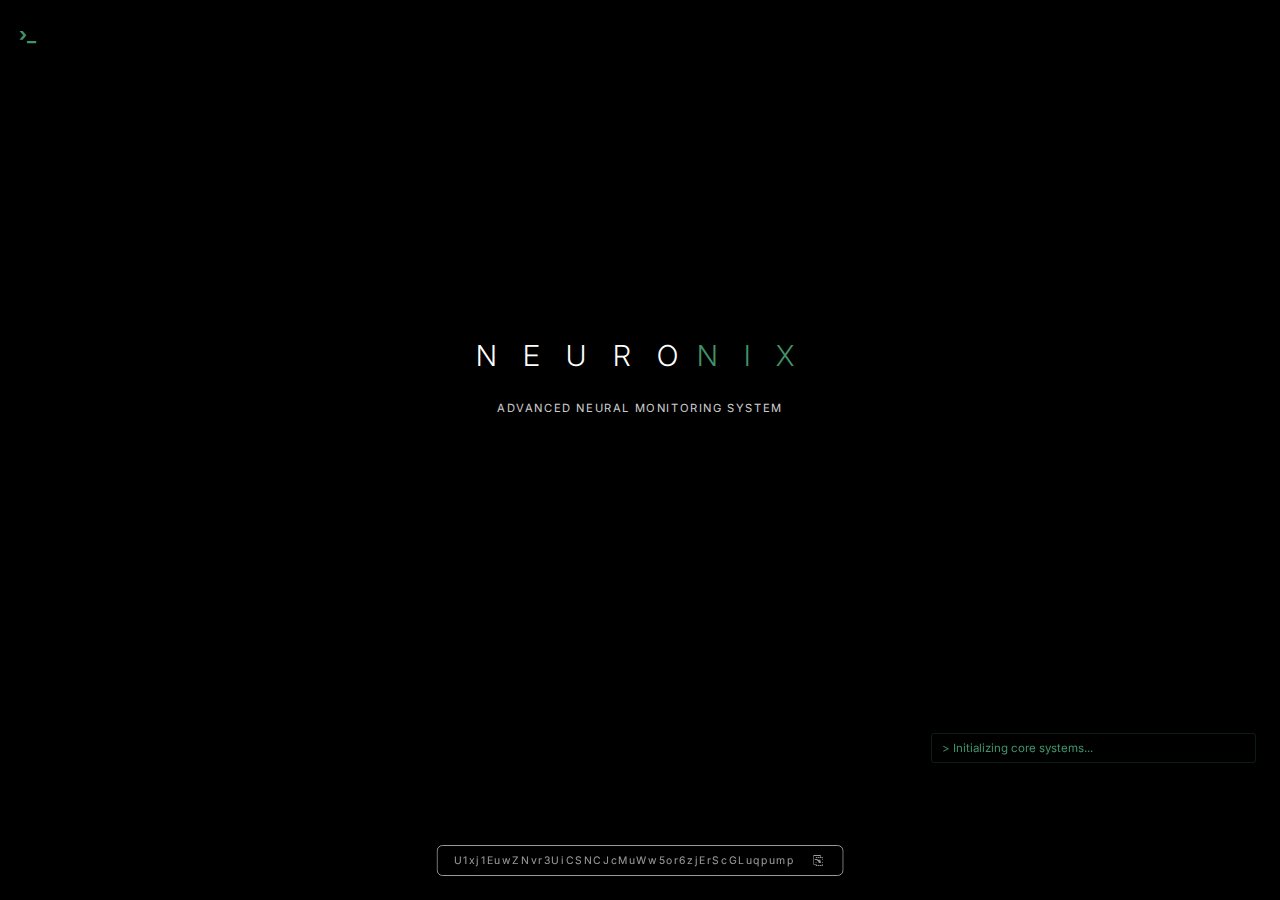
<file: index.html>
<!DOCTYPE html>
<html lang="en">
<head>
    <meta charset="UTF-8">
    <meta name="viewport" content="width=device-width, initial-scale=1.0">
    <title>NeuroNix</title>
    <link rel="icon" type="image/png" href="images/NN.png">
    <link href="https://fonts.googleapis.com/css2?family=Inter:wght@300;400;500;700&display=swap" rel="stylesheet">
    <link rel="stylesheet" href="css/styles.css">
    <link rel="stylesheet" href="css/loading.css">
    <link rel="stylesheet" href="https://cdnjs.cloudflare.com/ajax/libs/font-awesome/6.0.0/css/all.min.css">
    <link rel="stylesheet" href="css/transition.css">
</head>
<body>
    <!-- Top Right Title -->
    <div class="top-title">
        <h2>
            <span class="terminal-icon">›_</span>
            <span class="typing-text"></span>
        </h2>
    </div>

    <!-- Loading Screen -->
    <div id="loading-screen" class="active">
        <div class="center-content">
            <h1 class="main-title">
                <span class="neuro">N E U R O</span><span class="nix">N I X</span>
            </h1>
            <p class="subtitle">ADVANCED NEURAL MONITORING SYSTEM</p>
            <div class="button-container">
                <button class="action-button green">INITIATE PORTAL</button>
                <button class="action-button white" onclick="window.location.href='whitepaper.html'">VIEW CONDUIT</button>
            </div>
        </div>
        
        <div class="terminal-section">
            <div class="command-lines">
                <div class="command-line">> Initializing core systems...</div>
                <div class="command-line">> Loading neural networks...</div>
                <div class="command-line">> Establishing secure connection...</div>
                <div class="command-line">> System ready...</div>
            </div>
        </div>

        <div class="contract-section">
            <button class="contract-button" type="button">
                <span class="contract-text" id="contractText">U1xj1EuwZNvr3UiCSNCJcMuWw5or6zjErScGLuqpump</span>
                <span class="copy-icon">⎘</span>
            </button>
        </div>
    </div>

    <!-- Main Content (Initially Hidden) -->
    <div id="main-content" class="hidden">
        <nav class="main-nav">
            <div class="nav-left">
                <span class="terminal-icon">›_</span>NeuroNix
            </div>
            <div class="nav-links">
                <a href="main.html">Terminal</a>
                <a href="monitor.html">Monitors</a>
                <a href="whitepaper.html">Whitepaper</a>
            </div>
        </nav>
        
        <div class="main-container">
            <div class="hero-section">
                <h1>Advanced Neural<br>Monitoring System</h1>
                <p class="hero-subtitle">Autonomous blockchain analysis with precision control</p>
                <div class="hero-buttons">
                    <button class="social-button" onclick="window.open('https://twitter.com/neuronix')">
                        <i class="fab fa-twitter"></i>
                    </button>
                    <button class="social-button" onclick="window.open('https://t.me/neuronix')">
                        <i class="fab fa-telegram"></i>
                    </button>
                    <button class="purchase-button">
                        <span>Initialize Purchase</span>
                    </button>
                </div>
            </div>
            
            <div class="features-section">
                <h2>Core Systems</h2>
                <div class="feature-grid">
                    <div class="feature-card">
                        <h3>Neural Network</h3>
                        <p>Advanced blockchain monitoring system with autonomous detection capabilities</p>
                        <button class="action-button">Access Network</button>
                    </div>
                    <div class="feature-card">
                        <h3>Monitor Creation</h3>
                        <p>Configure custom monitoring parameters with precision control</p>
                        <button class="action-button">Initialize Monitor</button>
                    </div>
                    <div class="feature-card">
                        <h3>Analytics Portal</h3>
                        <p>Real-time data visualization and pattern analysis</p>
                        <button class="action-button">View Analytics</button>
                    </div>
                </div>
            </div>
        </div>
    </div>

    <script src="js/main.js"></script>
    <script src="js/transition.js"></script>
</body>
</html>
</file>
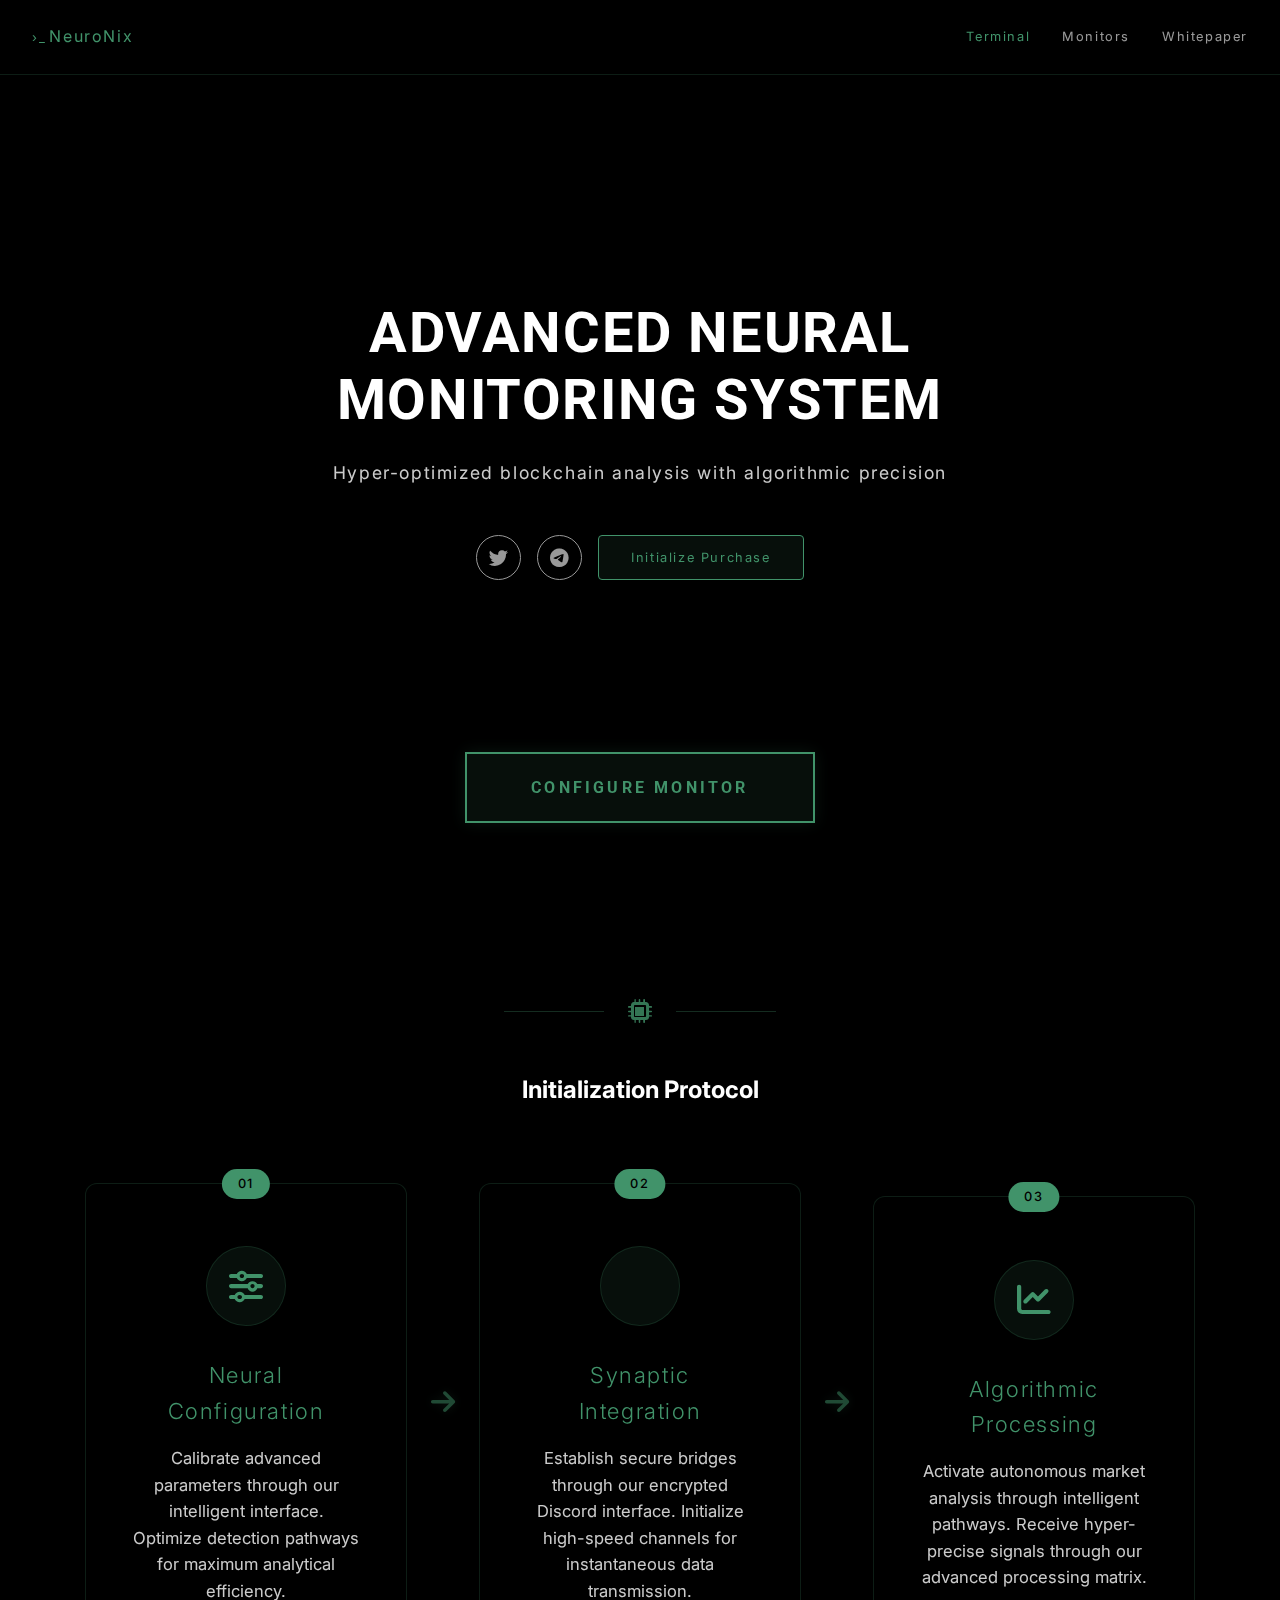
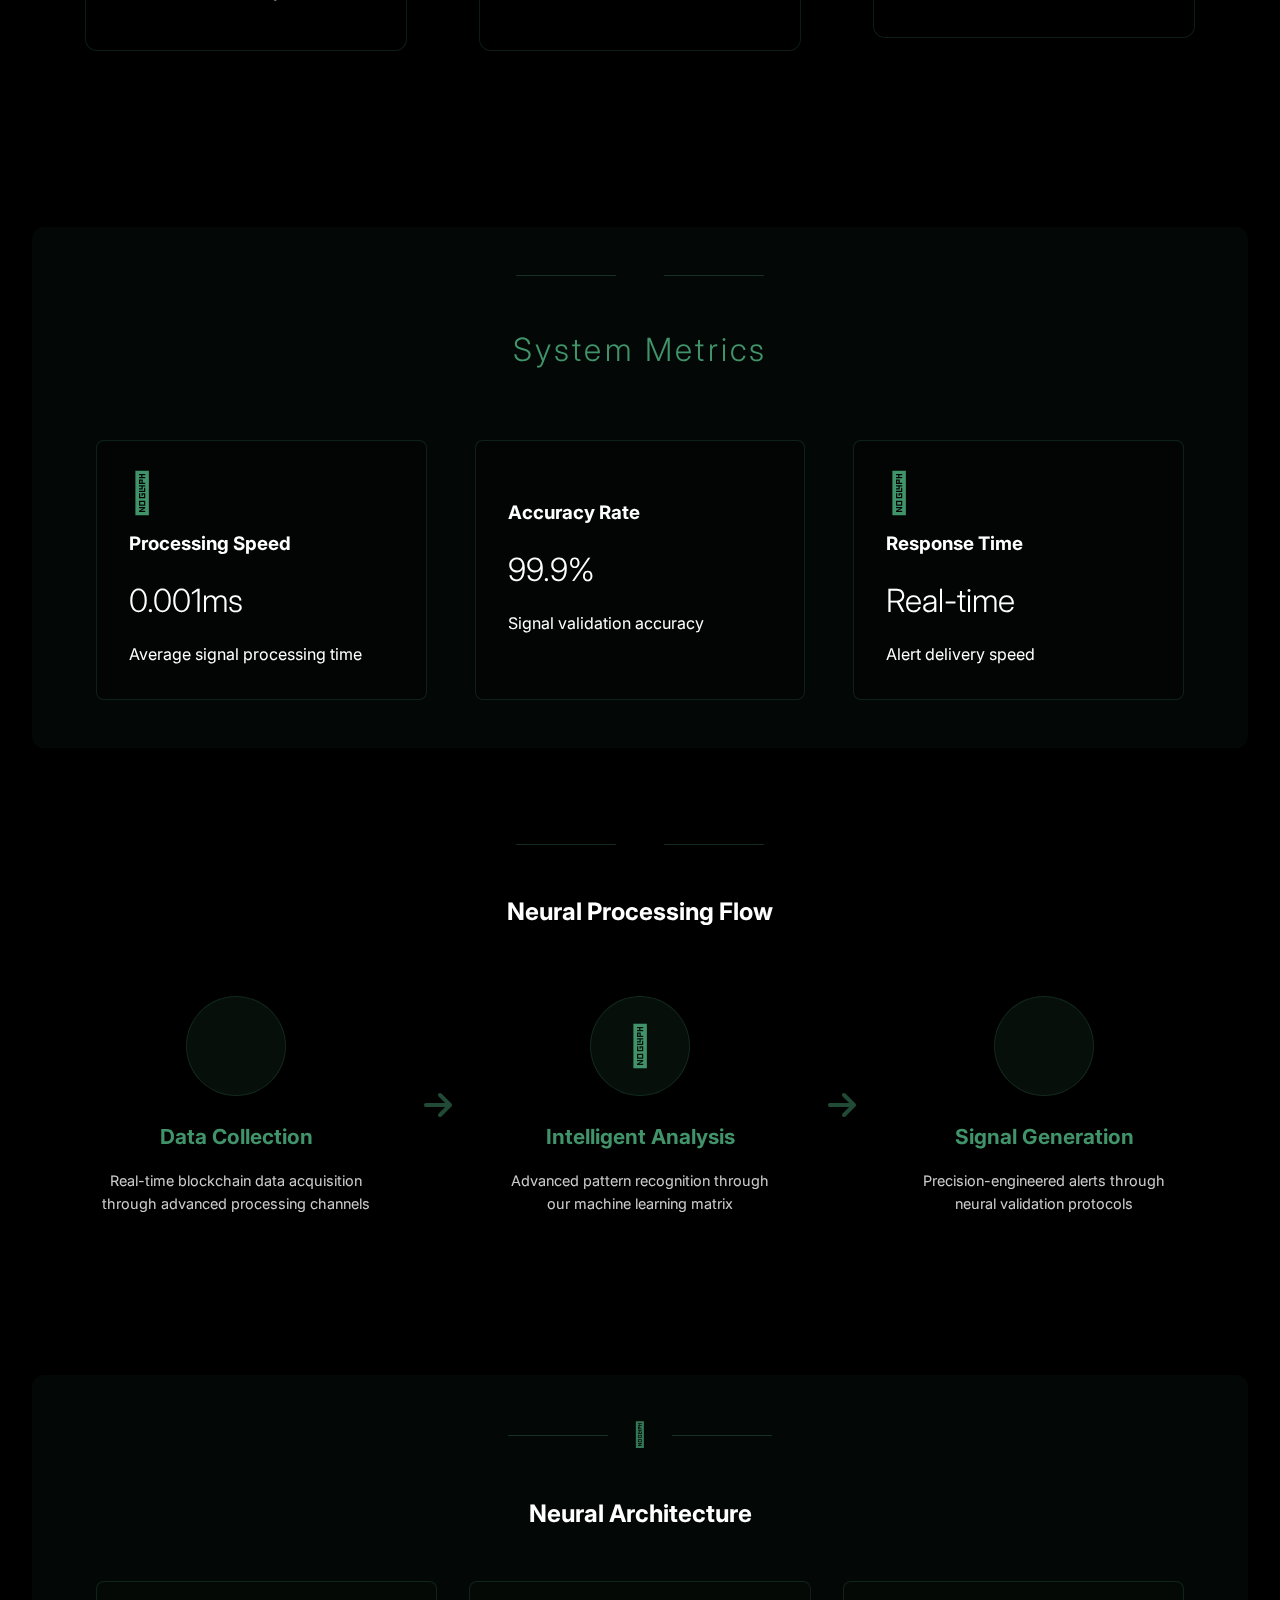
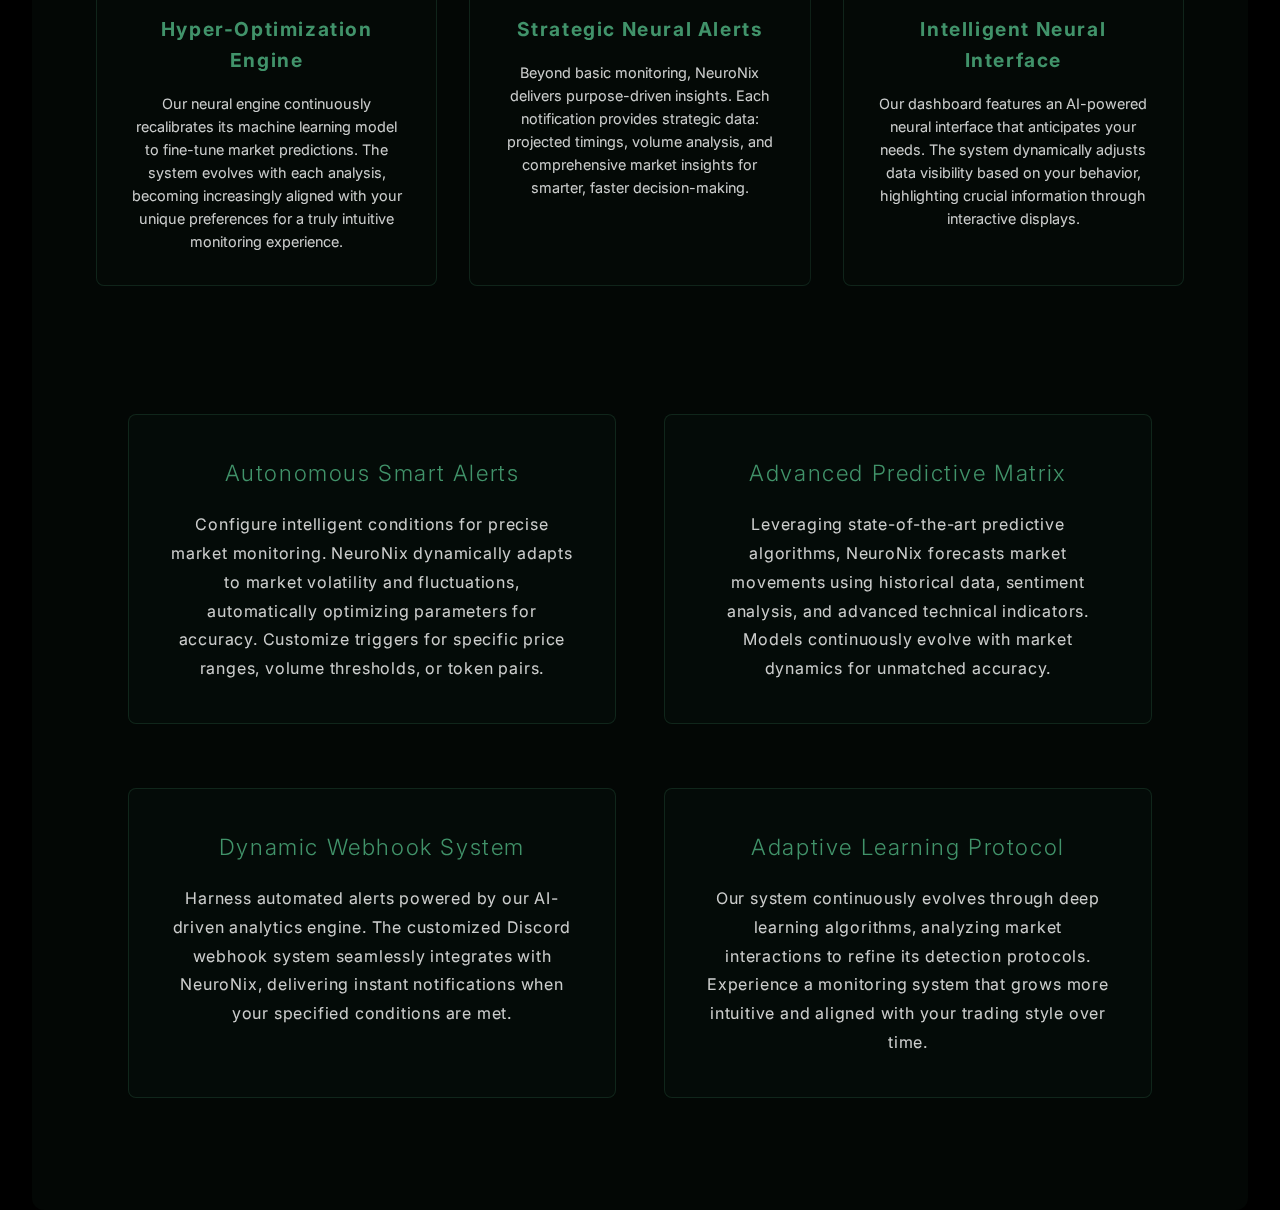
<file: main.html>
<!DOCTYPE html>
<html>
<head>
    <meta charset="UTF-8">
    <meta name="viewport" content="width=device-width, initial-scale=1.0">
    <title>NeuroNix</title>
    <link rel="icon" type="image/png" href="images/NN.png">
    <link href="https://fonts.googleapis.com/css2?family=Inter:wght@300;400;500;700&display=swap" rel="stylesheet">
    <link href="https://fonts.googleapis.com/css2?family=Roboto:wght@700&display=swap" rel="stylesheet">
    <link rel="stylesheet" href="css/styles.css">
    <link rel="stylesheet" href="css/main.css">
    <link rel="stylesheet" href="https://cdnjs.cloudflare.com/ajax/libs/font-awesome/6.0.0/css/all.min.css">
    <link rel="stylesheet" href="https://site-assets.fontawesome.com/releases/v6.4.0/css/all.css">
    <link rel="stylesheet" href="css/transition.css">
</head>
<body class="main-page">
    <nav class="main-nav">
        <div class="nav-left">
            <span class="terminal-icon">›_</span>NeuroNix
        </div>
        <div class="nav-links">
            <a href="#" class="active">Terminal</a>
            <a href="monitor.html">Monitors</a>
            <a href="whitepaper.html">Whitepaper</a>
        </div>
    </nav>
    
    <div class="main-container">
        <div class="hero-section">
            <h1>Advanced Neural<br>Monitoring System</h1>
            <p class="hero-subtitle">Hyper-optimized blockchain analysis with algorithmic precision</p>
            <div class="hero-buttons">
                <button class="social-button" onclick="window.open('https://x.com/Neuro_NixAI')">
                    <i class="fab fa-twitter"></i>
                </button>
                <button class="social-button" onclick="window.open('https://t.me/NeuroNixAI')">
                    <i class="fab fa-telegram"></i>
                </button>
                <button class="purchase-button"  onclick="window.open('https://pump.fun/coin/U1xj1EuwZNvr3UiCSNCJcMuWw5or6zjErScGLuqpump')">
                    <span>Initialize Purchase</span>
                </button>
            </div>
        </div>
        
        <div class="configure-button-container">
            <button class="configure-button" onclick="window.location.href='monitor.html'">
                Configure Monitor
            </button>
        </div>
        
        <div class="initialization-section">
            <div class="section-divider">
                <div class="line"></div>
                <i class="fa-solid fa-microchip"></i>
                <div class="line"></div>
            </div>
            <h2>Initialization Protocol</h2>
            <div class="steps-container">
                <div class="step-box">
                    <div class="step-number">01</div>
                    <div class="step-icon">
                        <i class="fa-solid fa-sliders"></i>
                    </div>
                    <h3>Neural Configuration</h3>
                    <p>Calibrate advanced parameters through our intelligent interface. Optimize detection pathways for maximum analytical efficiency.</p>
                </div>
                <div class="step-arrow">
                    <i class="fa-solid fa-arrow-right"></i>
                </div>
                <div class="step-box">
                    <div class="step-number">02</div>
                    <div class="step-icon">
                        <i class="fa-solid fa-webhook"></i>
                    </div>
                    <h3>Synaptic Integration</h3>
                    <p>Establish secure bridges through our encrypted Discord interface. Initialize high-speed channels for instantaneous data transmission.</p>
                </div>
                <div class="step-arrow">
                    <i class="fa-solid fa-arrow-right"></i>
                </div>
                <div class="step-box">
                    <div class="step-number">03</div>
                    <div class="step-icon">
                        <i class="fa-solid fa-chart-line"></i>
                    </div>
                    <h3>Algorithmic Processing</h3>
                    <p>Activate autonomous market analysis through intelligent pathways. Receive hyper-precise signals through our advanced processing matrix.</p>
                </div>
            </div>
        </div>
        
        <div class="features-section">
            <div class="section-divider">
                <div class="line"></div>
                <i class="fa-duotone fa-chart-mixed"></i>
                <div class="line"></div>
            </div>
            <h2>System Metrics</h2>
            <div class="metrics-grid">
                <div class="metric-card">
                    <i class="fa-duotone fa-bolt"></i>
                    <h3>Processing Speed</h3>
                    <div class="metric-value">0.001ms</div>
                    <p>Average signal processing time</p>
                </div>
                <div class="metric-card">
                    <i class="fa-duotone fa-chart-line-up"></i>
                    <h3>Accuracy Rate</h3>
                    <div class="metric-value">99.9%</div>
                    <p>Signal validation accuracy</p>
                </div>
                <div class="metric-card">
                    <i class="fa-duotone fa-clock"></i>
                    <h3>Response Time</h3>
                    <div class="metric-value">Real-time</div>
                    <p>Alert delivery speed</p>
                </div>
            </div>
        </div>
        
        <div class="process-section">
            <div class="section-divider">
                <div class="line"></div>
                <i class="fa-duotone fa-brain-circuit"></i>
                <div class="line"></div>
            </div>
            <h2>Neural Processing Flow</h2>
            <div class="process-flow">
                <div class="process-step">
                    <div class="process-icon">
                        <i class="fa-duotone fa-signal-stream"></i>
                    </div>
                    <h3>Data Collection</h3>
                    <p>Real-time blockchain data acquisition through advanced processing channels</p>
                </div>
                <div class="process-arrow">
                    <i class="fa-solid fa-arrow-right"></i>
                </div>
                <div class="process-step">
                    <div class="process-icon">
                        <i class="fa-duotone fa-brain"></i>
                    </div>
                    <h3>Intelligent Analysis</h3>
                    <p>Advanced pattern recognition through our machine learning matrix</p>
                </div>
                <div class="process-arrow">
                    <i class="fa-solid fa-arrow-right"></i>
                </div>
                <div class="process-step">
                    <div class="process-icon">
                        <i class="fa-duotone fa-chart-network"></i>
                    </div>
                    <h3>Signal Generation</h3>
                    <p>Precision-engineered alerts through neural validation protocols</p>
                </div>
            </div>
        </div>
        
        <div class="neural-architecture-section">
            <div class="section-divider">
                <div class="line"></div>
                <i class="fa-duotone fa-network-wired"></i>
                <div class="line"></div>
            </div>
            <h2>Neural Architecture</h2>
            <div class="feature-grid">
                <div class="feature-card">
                    <h3>Hyper-Optimization Engine</h3>
                    <p>Our neural engine continuously recalibrates its machine learning model to fine-tune market predictions. The system evolves with each analysis, becoming increasingly aligned with your unique preferences for a truly intuitive monitoring experience.</p>
                </div>
                <div class="feature-card">
                    <h3>Strategic Neural Alerts</h3>
                    <p>Beyond basic monitoring, NeuroNix delivers purpose-driven insights. Each notification provides strategic data: projected timings, volume analysis, and comprehensive market insights for smarter, faster decision-making.</p>
                </div>
                <div class="feature-card">
                    <h3>Intelligent Neural Interface</h3>
                    <p>Our dashboard features an AI-powered neural interface that anticipates your needs. The system dynamically adjusts data visibility based on your behavior, highlighting crucial information through interactive displays.</p>
                </div>
            </div>
            
            <div class="advanced-features">
                <div class="feature-row">
                    <div class="feature-detail">
                        <h3>Autonomous Smart Alerts</h3>
                        <p>Configure intelligent conditions for precise market monitoring. NeuroNix dynamically adapts to market volatility and fluctuations, automatically optimizing parameters for accuracy. Customize triggers for specific price ranges, volume thresholds, or token pairs.</p>
                    </div>
                    <div class="feature-detail">
                        <h3>Advanced Predictive Matrix</h3>
                        <p>Leveraging state-of-the-art predictive algorithms, NeuroNix forecasts market movements using historical data, sentiment analysis, and advanced technical indicators. Models continuously evolve with market dynamics for unmatched accuracy.</p>
                    </div>
                </div>
                <div class="feature-row">
                    <div class="feature-detail">
                        <h3>Dynamic Webhook System</h3>
                        <p>Harness automated alerts powered by our AI-driven analytics engine. The customized Discord webhook system seamlessly integrates with NeuroNix, delivering instant notifications when your specified conditions are met.</p>
                    </div>
                    <div class="feature-detail">
                        <h3>Adaptive Learning Protocol</h3>
                        <p>Our system continuously evolves through deep learning algorithms, analyzing market interactions to refine its detection protocols. Experience a monitoring system that grows more intuitive and aligned with your trading style over time.</p>
                    </div>
                </div>
            </div>
        </div>
    </div>
    <script src="main.js"></script>
    <script src="js/transition.js"></script>
</body>
</html>
</file>
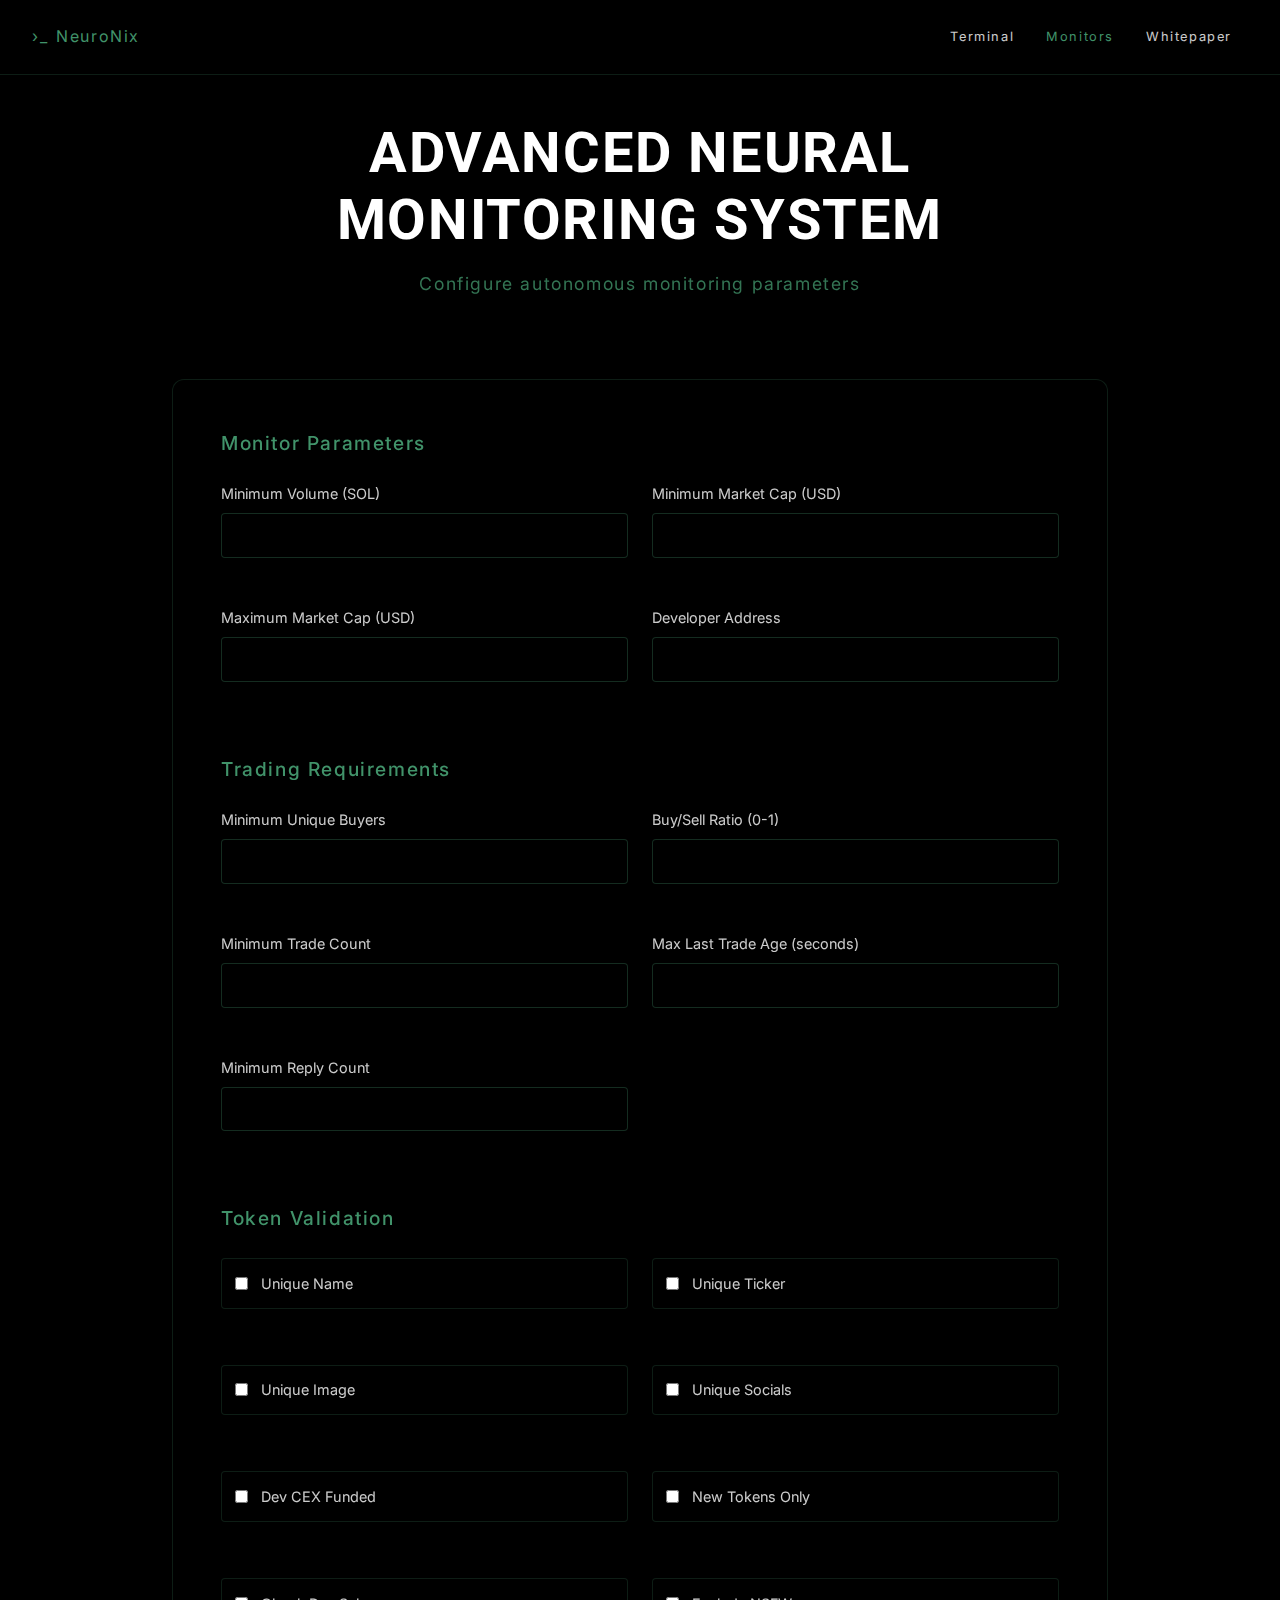
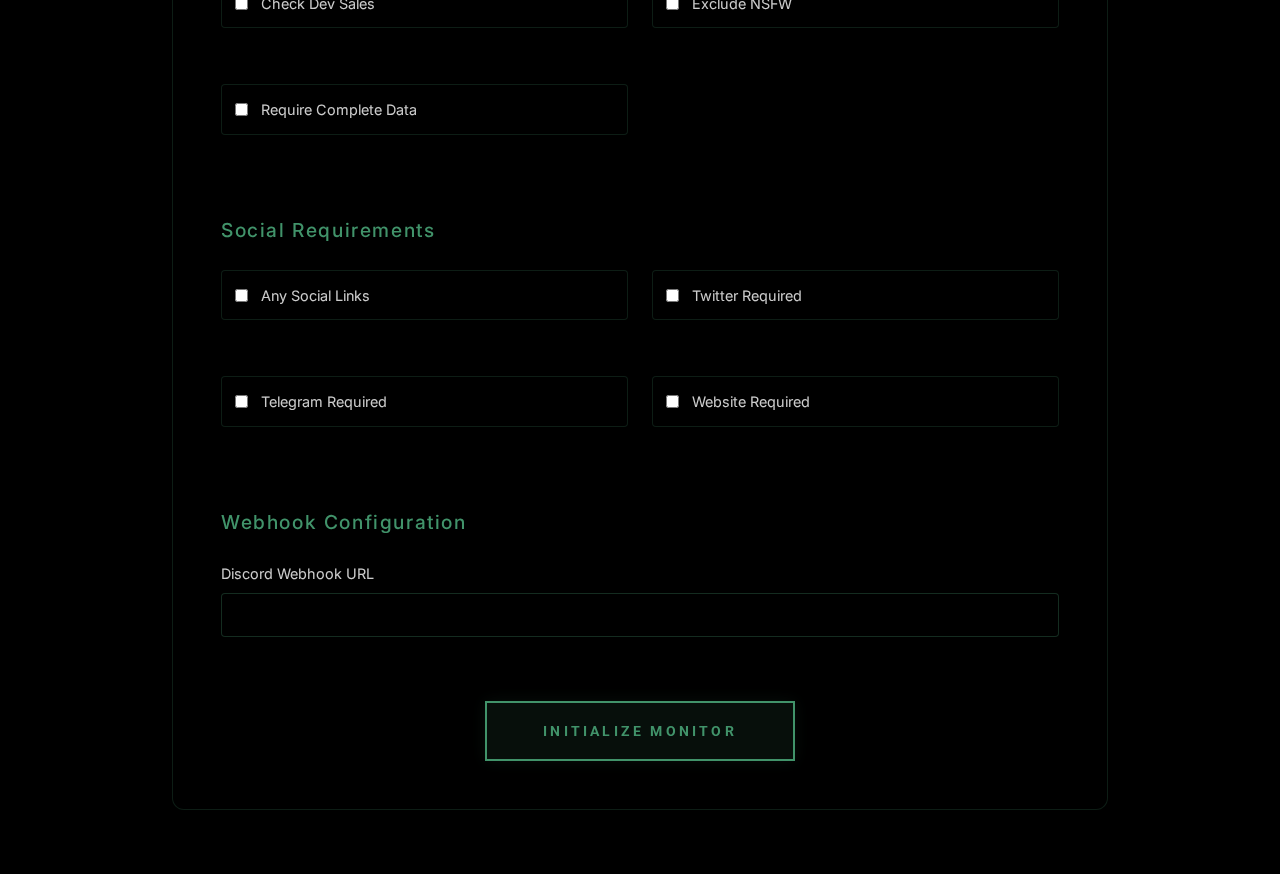
<file: monitor.html>
<!DOCTYPE html>
<html>
<head>
    <meta charset="UTF-8">
    <meta name="viewport" content="width=device-width, initial-scale=1.0">
    <title>NeuroNix</title>
    <link rel="icon" type="image/png" href="images/NN.png">
    <link href="https://fonts.googleapis.com/css2?family=Inter:wght@300;400;500;700&display=swap" rel="stylesheet">
    <link href="https://fonts.googleapis.com/css2?family=Roboto:wght@700&display=swap" rel="stylesheet">
    <link rel="stylesheet" href="css/styles.css">
    <link rel="stylesheet" href="css/monitor.css">
    <link rel="stylesheet" href="https://cdnjs.cloudflare.com/ajax/libs/font-awesome/6.0.0/css/all.min.css">
    <link rel="stylesheet" href="css/transition.css">
</head>
<body class="monitor-page">
    <nav class="main-nav">
        <div class="site-title">
            <span class="terminal-icon">›_</span>
            <span class="title-text">NeuroNix</span>
        </div>
        <div class="nav-links">
            <a href="main.html" class="nav-link">Terminal</a>
            <a href="#" class="nav-link active">Monitors</a>
            <a href="whitepaper.html" class="nav-link">Whitepaper</a>
        </div>
    </nav>

    <div class="monitor-container">
        <div class="monitor-header">
            <h1>Advanced Neural<br>Monitoring System</h1>
            <p class="hero-subtitle">Configure autonomous monitoring parameters</p>
        </div>

        <form class="monitor-form" id="monitorForm">
            <div class="form-section">
                <h2>Monitor Parameters</h2>
                <div class="form-grid">
                    <div class="form-group">
                        <label for="minVolume">Minimum Volume (SOL)</label>
                        <input type="number" id="minVolume" required min="0" step="0.1">
                    </div>
                    <div class="form-group">
                        <label for="minMcap">Minimum Market Cap (USD)</label>
                        <input type="number" id="minMcap" min="0">
                    </div>
                    <div class="form-group">
                        <label for="maxMcap">Maximum Market Cap (USD)</label>
                        <input type="number" id="maxMcap" min="0">
                    </div>
                    <div class="form-group">
                        <label for="devAddress">Developer Address</label>
                        <input type="text" id="devAddress">
                    </div>
                </div>
            </div>

            <div class="form-section">
                <h2>Trading Requirements</h2>
                <div class="form-grid">
                    <div class="form-group">
                        <label for="minUniqueBuyers">Minimum Unique Buyers</label>
                        <input type="number" id="minUniqueBuyers" min="0">
                    </div>
                    <div class="form-group">
                        <label for="buySellRatio">Buy/Sell Ratio (0-1)</label>
                        <input type="number" id="buySellRatio" min="0" max="1" step="0.1">
                    </div>
                    <div class="form-group">
                        <label for="minTradeCount">Minimum Trade Count</label>
                        <input type="number" id="minTradeCount" min="0">
                    </div>
                    <div class="form-group">
                        <label for="maxLastTradeAge">Max Last Trade Age (seconds)</label>
                        <input type="number" id="maxLastTradeAge" min="0">
                    </div>
                    <div class="form-group">
                        <label for="minReplyCount">Minimum Reply Count</label>
                        <input type="number" id="minReplyCount" min="0">
                    </div>
                </div>
            </div>

            <div class="form-section">
                <h2>Token Validation</h2>
                <div class="form-grid">
                    <div class="form-group checkbox-group">
                        <label>
                            <input type="checkbox" id="uniqueName">
                            <span>Unique Name</span>
                        </label>
                    </div>
                    <div class="form-group checkbox-group">
                        <label>
                            <input type="checkbox" id="uniqueTicker">
                            <span>Unique Ticker</span>
                        </label>
                    </div>
                    <div class="form-group checkbox-group">
                        <label>
                            <input type="checkbox" id="uniqueImage">
                            <span>Unique Image</span>
                        </label>
                    </div>
                    <div class="form-group checkbox-group">
                        <label>
                            <input type="checkbox" id="uniqueSocials">
                            <span>Unique Socials</span>
                        </label>
                    </div>
                    <div class="form-group checkbox-group">
                        <label>
                            <input type="checkbox" id="cexFunded">
                            <span>Dev CEX Funded</span>
                        </label>
                    </div>
                    <div class="form-group checkbox-group">
                        <label>
                            <input type="checkbox" id="newTokensOnly">
                            <span>New Tokens Only</span>
                        </label>
                    </div>
                    <div class="form-group checkbox-group">
                        <label>
                            <input type="checkbox" id="devSoldCheck">
                            <span>Check Dev Sales</span>
                        </label>
                    </div>
                    <div class="form-group checkbox-group">
                        <label>
                            <input type="checkbox" id="excludeNsfw">
                            <span>Exclude NSFW</span>
                        </label>
                    </div>
                    <div class="form-group checkbox-group">
                        <label>
                            <input type="checkbox" id="requireCompleteData">
                            <span>Require Complete Data</span>
                        </label>
                    </div>
                </div>
            </div>

            <div class="form-section">
                <h2>Social Requirements</h2>
                <div class="form-grid">
                    <div class="form-group checkbox-group">
                        <label>
                            <input type="checkbox" id="hasSocials">
                            <span>Any Social Links</span>
                        </label>
                    </div>
                    <div class="form-group checkbox-group">
                        <label>
                            <input type="checkbox" id="hasTwitter">
                            <span>Twitter Required</span>
                        </label>
                    </div>
                    <div class="form-group checkbox-group">
                        <label>
                            <input type="checkbox" id="hasTelegram">
                            <span>Telegram Required</span>
                        </label>
                    </div>
                    <div class="form-group checkbox-group">
                        <label>
                            <input type="checkbox" id="hasWebsite">
                            <span>Website Required</span>
                        </label>
                    </div>
                </div>
            </div>

            <div class="form-section">
                <h2>Webhook Configuration</h2>
                <div class="form-group">
                    <label for="webhookUrl">Discord Webhook URL</label>
                    <input type="url" id="webhookUrl" required>
                </div>
            </div>

            <div class="form-actions">
                <button type="submit" class="submit-button">Initialize Monitor</button>
            </div>
        </form>
    </div>

    <script src="js/monitor.js"></script>
    <script src="js/transition.js"></script>
</body>
</html>
</file>
<file: css/styles.css>
:root {
    --neon-green: #41936a;
    --dark-bg: #000000;
}

* {
    margin: 0;
    padding: 0;
    box-sizing: border-box;
    font-family: 'Inter', 'Helvetica Neue', Arial, sans-serif;
}

body {
    background-color: var(--dark-bg);
    color: var(--neon-green);
    line-height: 1.6;
    overflow: hidden;
    opacity: 0;
    transition: opacity 0.1s ease;
}

body.loaded {
    opacity: 1;
}

.hidden {
    display: none !important;
}

#loading-screen {
    position: fixed;
    top: 0;
    left: 0;
    width: 100%;
    height: 100%;
    background: var(--dark-bg);
    z-index: 1000;
}

#main-content {
    position: fixed;
    top: 0;
    left: 0;
    width: 100%;
    height: 100%;
    background: var(--dark-bg);
}

.top-title {
    position: fixed;
    top: 1.2rem;
    left: 1.2rem;
    z-index: 1001;
}

.top-title h2 {
    font-size: 0.8rem;
    font-weight: 400;
    letter-spacing: 0.1rem;
    color: var(--neon-green);
    display: flex;
    align-items: center;
}

.terminal-icon {
    font-size: 0.8rem;
    margin-right: 0.2rem;
}

.typing-text {
    position: relative;
    overflow: hidden;
    white-space: nowrap;
    border-right: 2px solid var(--neon-green);
    animation: blink 1s step-end;
    animation-iteration-count: 4;
}

@keyframes blink {
    from, to { border-color: transparent }
    50% { border-color: var(--neon-green); }
} 

.fade-out {
    animation: fadeOut 1s forwards;
}

.fade-in {
    opacity: 0;
    animation: fadeIn 1s forwards;
    animation-delay: 0.5s;
}

@keyframes fadeOut {
    from { opacity: 1; }
    to { opacity: 0; }
}

@keyframes fadeIn {
    from { 
        opacity: 0; 
        transform: scale(0.98);
    }
    to { 
        opacity: 1;
        transform: scale(1);
    }
} 

body.fade-out {
    animation: fadeOut 1s forwards;
}

body.fade-in {
    animation: fadeIn 1s forwards;
    opacity: 0;
}

@keyframes fadeOut {
    from { opacity: 1; }
    to { opacity: 0; }
}
</file>
<file: css/loading.css>
.center-content {
    position: absolute;
    top: 50%;
    left: 50%;
    transform: translate(-50%, -80%);
    text-align: center;
    padding: 0;
}

.main-title {
    font-size: 1.8rem;
    color: white;
    margin-bottom: 1.2rem;
    display: flex;
    justify-content: center;
    gap: 0;
}

.main-title .neuro {
    color: white;
    font-weight: 300;
    letter-spacing: 0.6rem;
}

.main-title .nix {
    color: var(--neon-green);
    font-weight: 300;
    letter-spacing: 0.6rem;
    margin-left: 0.6rem;
}

.subtitle {
    color: white;
    font-size: 0.7rem;
    opacity: 0.8;
    letter-spacing: 0.1rem;
    margin-bottom: 1.5rem;
    line-height: 1.8;
    max-width: 90%;
    margin-left: auto;
    margin-right: auto;
}

.terminal-section {
    position: fixed;
    bottom: 1.5rem;
    right: 1.5rem;
    width: 325px;
}

.command-lines {
    font-family: 'Courier New', monospace;
    color: var(--neon-green);
    margin-bottom: 1rem;
}

.command-line {
    margin: 0.15rem 0;
    background: transparent;
    padding: 0.3rem 0.6rem;
    border-radius: 3px;
    border: 1px solid rgba(65, 147, 106, 0.2);
    font-size: 0.72rem;
    white-space: nowrap;
    overflow: hidden;
    width: 0;
    opacity: 0;
}

.command-line.typing {
    opacity: 1;
    width: 100%;
    transition: width 1s steps(40, end), opacity 0.3s ease;
}

#enter-button {
    position: relative;
    right: auto;
    bottom: auto;
    background: transparent;
    border: 2px solid var(--neon-green);
    color: var(--neon-green);
    padding: 0.6rem 1.5rem;
    cursor: pointer;
    font-size: 0.8rem;
    letter-spacing: 0.2rem;
    transition: all 0.3s ease;
    opacity: 0;
    display: inline-block;
    margin: 0 auto;
}

#enter-button:hover {
    background: var(--neon-green);
    color: var(--dark-bg);
}

@keyframes fadeIn {
    from { opacity: 0; transform: translateY(10px); }
    to { opacity: 1; transform: translateY(0); }
}

@keyframes fadeOut {
    from { opacity: 1; }
    to { opacity: 0; }
}

.terminal-icon {
    color: var(--neon-green);
    margin-right: 0.3rem;
    font-size: 1.2rem;
    font-weight: bold;
    letter-spacing: 0;
}

.button-container {
    margin-top: 1rem;
    display: flex;
    gap: 0.5rem;
    justify-content: center;
}

.action-button {
    background: transparent;
    padding: 0.7rem 1rem;
    border: 1px solid;
    font-size: 0.65rem;
    letter-spacing: 0.2rem;
    cursor: pointer;
    transition: all 0.3s ease;
    min-width: 140px;
    text-transform: uppercase;
    display: flex;
    align-items: center;
    justify-content: center;
}

.action-button.green {
    border-color: var(--neon-green);
    color: var(--neon-green);
    background: rgba(65, 147, 106, 0.1);
    border-width: 1.5px;
    border-style: solid;
    backdrop-filter: blur(5px);
    opacity: 0;
    visibility: hidden;
}

.action-button.green.active {
    opacity: 1;
    visibility: visible;
    animation: buttonFadeIn 1s forwards;
}

.action-button.green:hover {
    background: var(--neon-green);
    color: var(--dark-bg);
    box-shadow: 0 0 10px rgba(65, 147, 106, 0.3);
}

.action-button.white {
    border-color: white;
    color: white;
    border-width: 1.5px;
    opacity: 0;
    visibility: hidden;
}

.action-button.white.active {
    opacity: 1;
    visibility: visible;
    animation: buttonFadeIn 1s forwards;
}

.action-button.white:hover {
    background: white;
    color: var(--dark-bg);
}

@keyframes buttonFadeIn {
    0% {
        opacity: 0;
        transform: translateY(10px);
    }
    100% {
        opacity: 1;
        transform: translateY(0);
    }
}

@keyframes typing {
    from { width: 0 }
    to { width: 100% }
}

.contract-section {
    position: fixed;
    bottom: 1.5rem;
    left: 50%;
    transform: translateX(-50%);
    z-index: 1001;
}

.contract-button {
    background: rgba(0, 0, 0, 0.5);
    border: 1.5px solid white;
    color: white;
    padding: 0.4rem 1rem;
    font-size: 0.65rem;
    letter-spacing: 0.1rem;
    cursor: pointer;
    transition: all 0.3s ease;
    display: flex;
    align-items: center;
    gap: 0.8rem;
    font-family: 'Courier New', monospace;
    border-radius: 6px;
    backdrop-filter: blur(10px);
    opacity: 0.6;
}

.contract-button:hover {
    background: rgba(0, 0, 0, 0.7);
    border-color: white;
    opacity: 1;
}

.copy-icon {
    font-size: 0.8rem;
    margin-left: 0.2rem;
    color: white;
    transition: all 0.3s ease;
    width: 16px;
    height: 16px;
    display: flex;
    align-items: center;
    justify-content: center;
}

.contract-section {
    position: fixed;
    bottom: 1.5rem;
    left: 50%;
    transform: translateX(-50%);
    z-index: 1001;
}

.contract-button {
    background: rgba(0, 0, 0, 0.5);
    border: 1.5px solid white;
    color: white;
    padding: 0.4rem 1rem;
    font-size: 0.65rem;
    letter-spacing: 0.1rem;
    cursor: pointer;
    transition: all 0.3s ease;
    display: flex;
    align-items: center;
    gap: 0.8rem;
    font-family: 'Courier New', monospace;
    border-radius: 6px;
    backdrop-filter: blur(10px);
    opacity: 0.6;
}

.contract-button:hover {
    background: rgba(0, 0, 0, 0.7);
    border-color: white;
    opacity: 1;
}

.copy-icon {
    font-size: 0.8rem;
    margin-left: 0.2rem;
    color: white;
    transition: all 0.3s ease;
    width: 16px;
    height: 16px;
    display: flex;
    align-items: center;
    justify-content: center;
}

.contract-section {
    position: fixed;
    bottom: 1.5rem;
    left: 50%;
    transform: translateX(-50%);
    z-index: 1001;
}

.contract-button {
    background: rgba(0, 0, 0, 0.5);
    border: 1.5px solid white;
    color: white;
    padding: 0.4rem 1rem;
    font-size: 0.65rem;
    letter-spacing: 0.1rem;
    cursor: pointer;
    transition: all 0.3s ease;
    display: flex;
    align-items: center;
    gap: 0.8rem;
    font-family: 'Courier New', monospace;
    border-radius: 6px;
    backdrop-filter: blur(10px);
    opacity: 0.6;
}

.contract-button:hover {
    background: rgba(0, 0, 0, 0.7);
    border-color: white;
    opacity: 1;
}

.copy-icon {
    font-size: 0.8rem;
    margin-left: 0.2rem;
    color: white;
    transition: all 0.3s ease;
    width: 16px;
    height: 16px;
    display: flex;
    align-items: center;
    justify-content: center;
}
</file>
<file: css/transition.css>
/* Initial state for all pages */
body {
    opacity: 0;
    transition: opacity 0.2s cubic-bezier(0.4, 0, 0.2, 1);
    will-change: opacity;
}

.fade-transition {
    opacity: 1;
    transition: opacity 0.3s ease;
}

.fade-out {
    opacity: 0;
}
</file>
<file: css/main.css>
/* Main page styles */
body.main-page {
    min-height: 100vh;
    background-color: var(--dark-bg);
    color: white;
    overflow-y: auto;
    overflow-x: hidden;
}

.main-nav {
    position: absolute;
    top: 0;
    left: 0;
    width: 100%;
    padding: 1.5rem 2rem;
    display: flex;
    justify-content: space-between;
    align-items: center;
    background: rgba(0, 0, 0, 0.8);
    backdrop-filter: blur(10px);
    border-bottom: 1px solid rgba(65, 147, 106, 0.2);
    z-index: 100;
}

.nav-left {
    color: var(--neon-green);
    font-size: 1rem;
    letter-spacing: 0.1rem;
}

.nav-links {
    display: flex;
    gap: 2rem;
}

.nav-links a {
    color: white;
    text-decoration: none;
    font-size: 0.8rem;
    letter-spacing: 0.1rem;
    opacity: 0.6;
    transition: all 0.3s ease;
}

.nav-links a:hover, .nav-links a.active {
    opacity: 1;
    color: var(--neon-green);
}

.main-container {
    padding: 0;
    max-width: 1400px;
    margin: 0 auto;
    position: relative;
    z-index: 1;
    overflow: visible;
    padding-top: 80px;
}

.hero-section {
    min-height: 80vh;
    display: flex;
    flex-direction: column;
    justify-content: center;
    align-items: center;
    text-align: center;
    padding: 0 2rem;
    margin-bottom: 4rem;
}

.hero-section h1 {
    font-size: 3.5rem;
    color: white;
    font-family: 'Roboto', sans-serif;
    font-weight: 700;
    line-height: 1.2;
    margin-bottom: 1.5rem;
    letter-spacing: 0.1rem;
    text-transform: uppercase;
}

.hero-subtitle {
    color: white;
    opacity: 0.8;
    font-size: 1.1rem;
    margin-bottom: 3rem;
    letter-spacing: 0.1rem;
}

.hero-buttons {
    display: flex;
    gap: 1rem;
    justify-content: center;
}

.features-section {
    background: rgba(65, 147, 106, 0.05);
    padding: 3rem 4rem;
    backdrop-filter: blur(10px);
    position: relative;
    z-index: 2;
    border-radius: 12px;
    margin: 0 2rem;
}

.features-section h2 {
    color: var(--neon-green);
    font-size: 2rem;
    text-align: center;
    margin-bottom: 4rem;
    font-weight: 300;
    letter-spacing: 0.2rem;
}

.feature-grid {
    display: grid;
    grid-template-columns: repeat(3, 1fr);
    gap: 2rem;
}

.feature-card {
    background: rgba(0, 0, 0, 0.3);
    border: 1.5px solid rgba(65, 147, 106, 0.2);
    border-radius: 8px;
    padding: 2rem;
    text-align: center;
    backdrop-filter: blur(10px);
    transition: all 0.3s ease;
}

.feature-card:hover {
    transform: translateY(-5px);
    border-color: var(--neon-green);
}

.feature-card h3 {
    color: var(--neon-green);
    font-size: 1.2rem;
    margin-bottom: 1rem;
    letter-spacing: 0.1rem;
}

.feature-card p {
    color: white;
    opacity: 0.8;
    font-size: 0.9rem;
    margin-bottom: 0;
    line-height: 1.6;
}

.feature-card .action-button {
    background: rgba(65, 147, 106, 0.1);
    border: 1.5px solid var(--neon-green);
    color: var(--neon-green);
    padding: 0.6rem 1.5rem;
    font-size: 0.75rem;
    letter-spacing: 0.1rem;
    cursor: pointer;
    transition: all 0.3s ease;
}

.feature-card .action-button:hover {
    background: var(--neon-green);
    color: var(--dark-bg);
}

.social-button {
    width: 45px;
    height: 45px;
    border-radius: 50%;
    background: rgba(0, 0, 0, 0.5);
    border: 1.5px solid white;
    color: white;
    display: flex;
    align-items: center;
    justify-content: center;
    cursor: pointer;
    transition: all 0.3s ease;
    opacity: 0.6;
    font-size: 1.2rem;
}

.social-button:hover {
    opacity: 1;
    background: rgba(0, 0, 0, 0.7);
}

.purchase-button {
    background: rgba(65, 147, 106, 0.1);
    border: 1.5px solid var(--neon-green);
    color: var(--neon-green);
    padding: 0.8rem 2rem;
    font-size: 0.8rem;
    letter-spacing: 0.1rem;
    cursor: pointer;
    transition: all 0.3s ease;
    border-radius: 4px;
}

.purchase-button:hover {
    background: var(--neon-green);
    color: var(--dark-bg);
}

@keyframes slideUp {
    from {
        opacity: 0;
        transform: translateY(20px);
    }
    to {
        opacity: 1;
        transform: translateY(0);
    }
} 

.advanced-features {
    margin-top: 6rem;
    padding: 0 2rem;
}

.feature-row {
    display: grid;
    grid-template-columns: 1fr 1fr;
    gap: 3rem;
    margin-bottom: 4rem;
}

.feature-detail {
    background: rgba(0, 0, 0, 0.2);
    border: 1.5px solid rgba(65, 147, 106, 0.2);
    border-radius: 8px;
    padding: 2.5rem;
    backdrop-filter: blur(10px);
    transition: all 0.3s ease;
}

.feature-detail:hover {
    border-color: var(--neon-green);
    transform: translateY(-5px);
}

.feature-detail h3 {
    color: var(--neon-green);
    font-size: 1.4rem;
    margin-bottom: 1.2rem;
    letter-spacing: 0.1rem;
    font-weight: 300;
}

.feature-detail p {
    color: white;
    opacity: 0.8;
    font-size: 1rem;
    line-height: 1.8;
    letter-spacing: 0.05rem;
}

.section-divider {
    display: flex;
    align-items: center;
    justify-content: center;
    margin-bottom: 3rem;
    gap: 1.5rem;
}

.section-divider .line {
    height: 1px;
    width: 100px;
    background: rgba(65, 147, 106, 0.3);
}

.section-divider i {
    color: var(--neon-green);
    font-size: 1.5rem;
    opacity: 0.8;
}

.process-section {
    padding: 6rem 6rem;
    text-align: center;
}

.process-flow {
    display: flex;
    justify-content: center;
    align-items: center;
    gap: 3rem;
    margin-top: 4rem;
}

.process-step {
    flex: 1;
    max-width: 300px;
}

.process-icon {
    width: 100px;
    height: 100px;
    margin: 0 auto 1.5rem;
    background: rgba(65, 147, 106, 0.1);
    border: 1px solid rgba(65, 147, 106, 0.2);
    border-radius: 50%;
    display: flex;
    align-items: center;
    justify-content: center;
}

.process-icon i {
    font-size: 2.5rem;
    color: var(--neon-green);
}

.process-arrow {
    color: var(--neon-green);
    opacity: 0.5;
    font-size: 2rem;
}

.process-step h3 {
    font-size: 1.3rem;
    margin-bottom: 1rem;
    color: var(--neon-green);
}

.process-step p {
    font-size: 0.9rem;
    line-height: 1.6;
    color: white;
    opacity: 0.8;
}

.neural-architecture-section {
    padding: 3rem 4rem;
    text-align: center;
    background: rgba(65, 147, 106, 0.05);
    border-radius: 12px;
    margin: 0 2rem;
    margin-top: 4rem;
}

.neural-architecture-section .feature-grid {
    margin-top: 3rem;
}

.neural-architecture-section .advanced-features {
    margin-top: 8rem;
}

.metrics-grid {
    display: grid;
    grid-template-columns: repeat(3, 1fr);
    gap: 3rem;
    margin-top: 3rem;
}

.metric-card {
    background: rgba(0, 0, 0, 0.2);
    border: 1px solid rgba(65, 147, 106, 0.2);
    border-radius: 8px;
    padding: 2rem;
    transition: all 0.3s ease;
    animation: float 3s ease-in-out infinite;
}

.metric-card:nth-child(1) {
    animation-delay: 0s;
}

.metric-card:nth-child(2) {
    animation-delay: 0.5s;
}

.metric-card:nth-child(3) {
    animation-delay: 1s;
}

@keyframes float {
    0% {
        transform: translateY(0px);
    }
    50% {
        transform: translateY(-10px);
    }
    100% {
        transform: translateY(0px);
    }
}

.metric-card:hover {
    animation-play-state: paused;
    border-color: var(--neon-green);
}

.metric-card i {
    font-size: 2.5rem;
    color: var(--neon-green);
    margin-bottom: 1rem;
}

.metric-card .metric-value {
    font-size: 2rem;
    color: white;
    margin: 1rem 0;
    font-weight: 300;
}

.initialization-section {
    padding: 5rem 4.6rem;
    text-align: center;
    margin-bottom: 6rem;
}

.steps-container {
    display: flex;
    justify-content: center;
    gap: 1.5rem;
    margin-top: 4.6rem;
    align-items: center;
}

.step-box {
    flex: 1;
    max-width: 322px;
    background: rgba(0, 0, 0, 0.2);
    border: 1px solid rgba(65, 147, 106, 0.2);
    border-radius: 12px;
    padding: 2.9rem;
    position: relative;
    transition: all 0.3s ease;
}

.step-box:hover {
    transform: translateY(-5px);
    border-color: var(--neon-green);
    & + .step-arrow {
        opacity: 0.8;
        transform: translateY(-15px) scale(1.1);
    }
}

.step-number {
    position: absolute;
    top: -15px;
    left: 50%;
    transform: translateX(-50%);
    background: var(--neon-green);
    color: var(--dark-bg);
    font-size: 0.8rem;
    padding: 0.3rem 1rem;
    border-radius: 15px;
    font-weight: 500;
    letter-spacing: 0.1rem;
}

.step-icon {
    width: 80px;
    height: 80px;
    margin: 1rem auto 2rem;
    background: rgba(65, 147, 106, 0.1);
    border: 1px solid rgba(65, 147, 106, 0.2);
    border-radius: 50%;
    display: flex;
    align-items: center;
    justify-content: center;
}

.step-icon i {
    font-size: 2.1rem;
    color: var(--neon-green);
}

.step-box h3 {
    color: var(--neon-green);
    font-size: 1.38rem;
    margin-bottom: 1rem;
    letter-spacing: 0.1rem;
    font-weight: 300;
}

.step-box p {
    color: white;
    opacity: 0.8;
    font-size: 1.035rem;
    line-height: 1.6;
} 

.step-arrow {
    color: var(--neon-green);
    opacity: 0.5;
    font-size: 1.725rem;
    transform: translateY(-15px);
    transition: all 0.3s ease;
}

.step-arrow i {
    filter: drop-shadow(0 0 5px rgba(65, 147, 106, 0.3));
} 

.configure-button-container {
    text-align: center;
    margin: -7rem 0 6rem 0;
    position: relative;
    z-index: 10;
}

.configure-button {
    background: transparent;
    border: 2px solid var(--neon-green);
    color: var(--neon-green);
    padding: 1.5rem 4rem;
    font-size: 1rem;
    letter-spacing: 0.2rem;
    cursor: pointer;
    transition: all 0.3s ease;
    min-width: 320px;
    text-transform: uppercase;
    font-family: 'Roboto', sans-serif;
    font-weight: 700;
    backdrop-filter: blur(10px);
    background: rgba(65, 147, 106, 0.1);
    box-shadow: 0 0 15px rgba(65, 147, 106, 0.15);
}

.configure-button:hover {
    background: var(--neon-green);
    color: var(--dark-bg);
    box-shadow: 0 0 25px rgba(65, 147, 106, 0.5);
}
</file>
<file: css/monitor.css>
.monitor-page {
    background-color: var(--dark-bg);
    min-height: 100vh;
    color: white;
    overflow-y: auto;
}

.monitor-container {
    max-width: 1000px;
    margin: 0 auto;
    padding: 120px 2rem 4rem;
    min-height: 100vh;
}

.monitor-header {
    text-align: center;
    margin-bottom: 5rem;
}

.monitor-header h1 {
    font-family: 'Roboto', sans-serif;
    font-weight: 700;
    font-size: 3.5rem;
    margin-bottom: 1rem;
    text-transform: uppercase;
    letter-spacing: 0.1rem;
    color: white;
    line-height: 1.2;
}

.monitor-header .hero-subtitle {
    color: var(--neon-green);
    font-size: 1.1rem;
    opacity: 0.8;
    letter-spacing: 0.1rem;
    margin-bottom: 3rem;
}

.monitor-form {
    background: rgba(0, 0, 0, 0.3);
    border-radius: 12px;
    border: 1px solid rgba(65, 147, 106, 0.2);
    padding: 3rem;
    backdrop-filter: blur(10px);
}

.form-section {
    margin-bottom: 3rem;
}

.form-section h2 {
    color: var(--neon-green);
    font-size: 1.2rem;
    margin-bottom: 1.5rem;
    font-weight: 500;
    letter-spacing: 0.1rem;
}

.form-grid {
    display: grid;
    grid-template-columns: repeat(2, 1fr);
    gap: 1.5rem;
}

.form-group {
    margin-bottom: 1.5rem;
}

.form-group label {
    display: block;
    margin-bottom: 0.5rem;
    font-size: 0.9rem;
    color: rgba(255, 255, 255, 0.8);
}

.form-group input[type="number"],
.form-group input[type="url"],
.form-group input[type="text"] {
    width: 100%;
    padding: 0.8rem;
    background: rgba(0, 0, 0, 0.3);
    border: 1px solid rgba(65, 147, 106, 0.3);
    border-radius: 4px;
    color: white;
    font-size: 0.9rem;
    transition: all 0.3s ease;
}

.form-group input:focus {
    outline: none;
    border-color: var(--neon-green);
    box-shadow: 0 0 10px rgba(65, 147, 106, 0.2);
}

.checkbox-group label {
    display: flex;
    align-items: center;
    cursor: pointer;
    padding: 0.8rem;
    background: rgba(0, 0, 0, 0.2);
    border: 1px solid rgba(65, 147, 106, 0.2);
    border-radius: 4px;
    transition: all 0.3s ease;
}

.checkbox-group label:hover {
    background: rgba(65, 147, 106, 0.1);
    border-color: var(--neon-green);
}

.checkbox-group input[type="checkbox"] {
    margin-right: 0.8rem;
    accent-color: var(--neon-green);
}

.form-actions {
    text-align: center;
    margin-top: 4rem;
}

.submit-button {
    background: transparent;
    border: 2px solid var(--neon-green);
    color: var(--neon-green);
    padding: 1.2rem 3.5rem;
    font-size: 0.9rem;
    letter-spacing: 0.2rem;
    cursor: pointer;
    transition: all 0.3s ease;
    text-transform: uppercase;
    font-family: 'Roboto', sans-serif;
    font-weight: 700;
    min-width: 280px;
    background: rgba(65, 147, 106, 0.1);
    box-shadow: 0 0 15px rgba(65, 147, 106, 0.1);
}

.submit-button:hover {
    background: var(--neon-green);
    color: var(--dark-bg);
    box-shadow: 0 0 25px rgba(65, 147, 106, 0.4);
}

.site-title {
    color: var(--neon-green);
    display: flex;
    align-items: center;
    gap: 0.3rem;
    font-size: 1rem;
    letter-spacing: 0.1rem;
    opacity: 1;
}

.terminal-icon {
    font-size: 1rem;
    color: var(--neon-green);
}

.title-text {
    color: var(--neon-green);
}

.nav-links {
    display: flex;
    gap: 2rem;
    margin-left: auto;
    margin-right: 1rem;
    align-items: center;
}

.nav-link {
    color: white;
    text-decoration: none;
    font-size: 0.8rem;
    letter-spacing: 0.1rem;
    opacity: 0.8;
    transition: all 0.3s ease;
}

.nav-link:hover {
    opacity: 1;
    color: white;
}

.nav-link.active {
    opacity: 1;
    color: var(--neon-green);
}

.main-nav {
    position: fixed;
    top: 0;
    left: 0;
    width: 100%;
    display: flex;
    align-items: center;
    padding: 1.5rem 2rem;
    background: var(--dark-bg);
    border-bottom: 1px solid rgba(65, 147, 106, 0.2);
    backdrop-filter: blur(10px);
    z-index: 1000;
}

/* Add responsive grid for smaller screens */
@media (max-width: 768px) {
    .form-grid {
        grid-template-columns: 1fr;
    }
}
</file>
